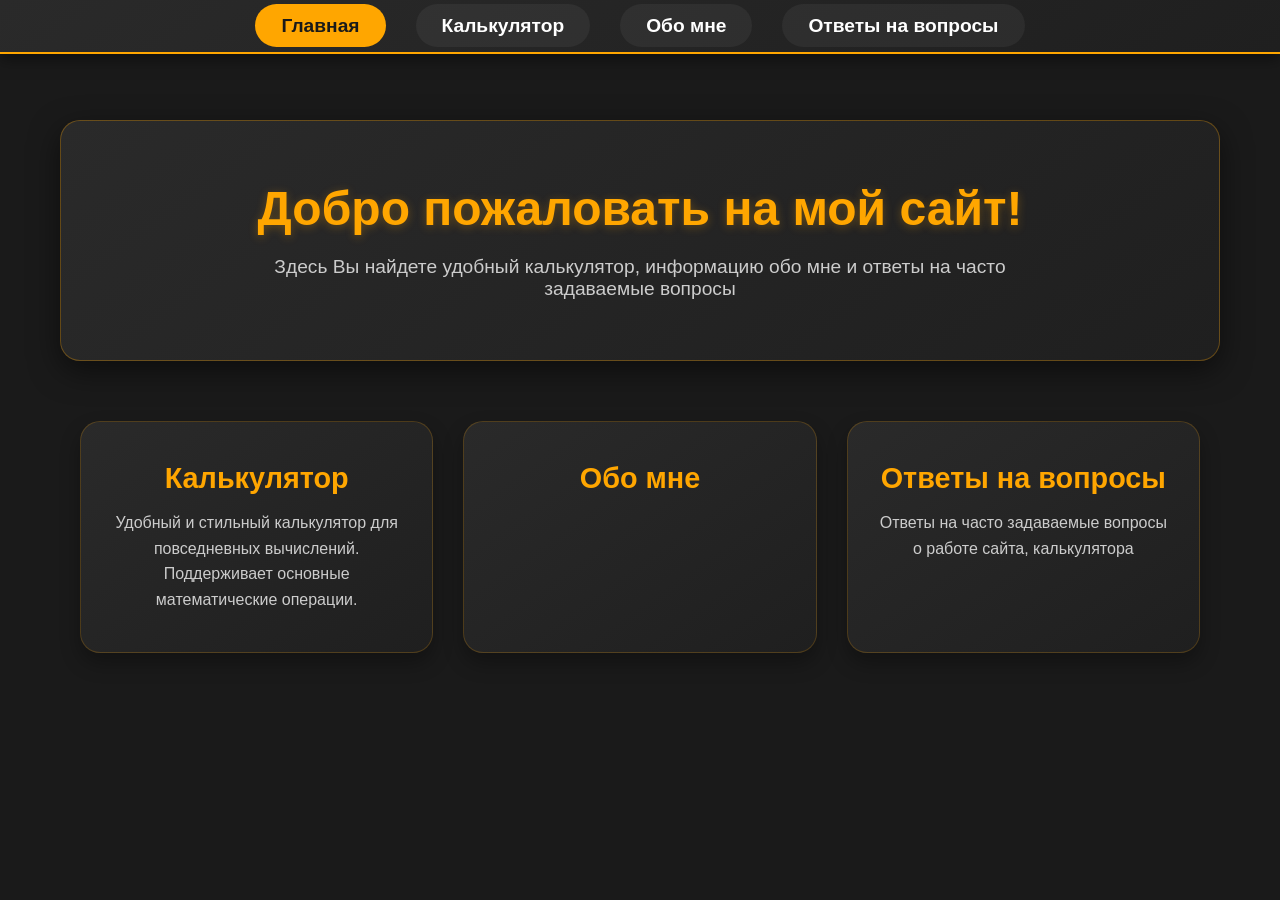
<file: калькулятор на html, css/index.html>
<!DOCTYPE html>
<html>

<head>
  <title>Главная - Мой сайт</title>
  <link rel="stylesheet" href="calculator.css">
</head>

<body>
  <nav class="navbar">
    <ul class="nav-menu">
      <li><a href="index.html" class="active">Главная</a></li>
      <li><a href="calculator.html">Калькулятор</a></li>
      <li><a href="about.html">Обо мне</a></li>
      <li><a href="faq.html">Ответы на вопросы</a></li>
    </ul>
  </nav>

  <div class="main-content">
    <div class="hero-section">
      <h1>Добро пожаловать на мой сайт!</h1>
      <p>Здесь Вы найдете удобный калькулятор, информацию обо мне и ответы на часто задаваемые вопросы</p>
    </div>

    <div class="features-grid">
      <a href="calculator.html" class="feature-card">
        <h2>Калькулятор</h2>
        <p>Удобный и стильный калькулятор для повседневных вычислений. Поддерживает основные математические операции.</p>
      </a>

      <a href="about.html" class="feature-card">
        <h2>Обо мне</h2>
      </a>

      <a href="faq.html" class="feature-card">
        <h2>Ответы на вопросы</h2>
        <p>Ответы на часто задаваемые вопросы о работе сайта, калькулятора</p>
      </a>
    </div>
  </div>
</body>
</html>
</file>
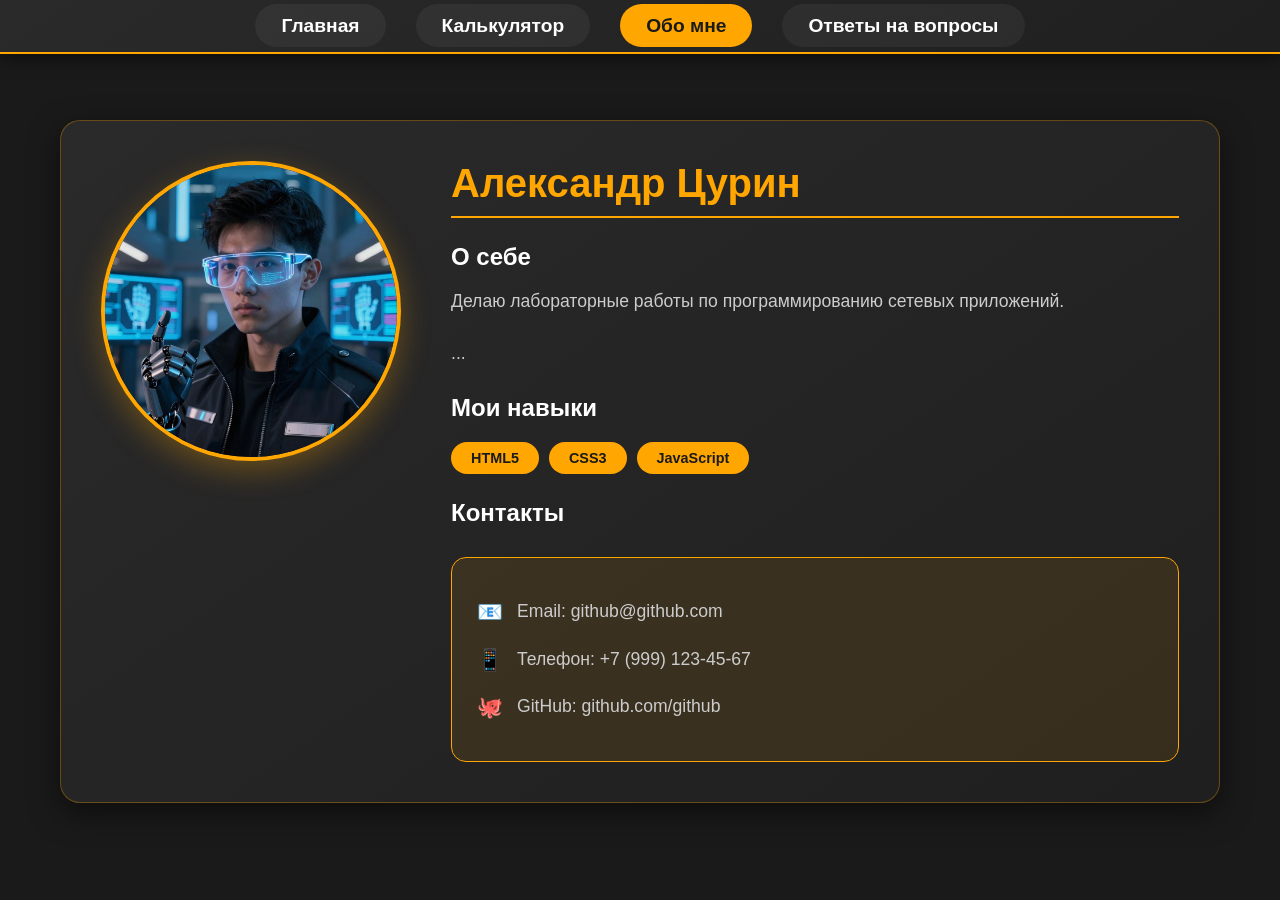
<file: калькулятор на html, css/about.html>
<!DOCTYPE html>
<html>

<head>
  <title>Обо мне - Мой сайт</title>
  <link rel="stylesheet" href="calculator.css">
</head>

<body>
  <nav class="navbar">
    <ul class="nav-menu">
      <li><a href="index.html">Главная</a></li>
      <li><a href="calculator.html">Калькулятор</a></li>
      <li><a href="about.html" class="active">Обо мне</a></li>
      <li><a href="faq.html">Ответы на вопросы</a></li>
    </ul>
  </nav>

  <div class="main-content">
    <div class="about-section">
      <div class="profile-container">
        <div class="profile-image">
          <img src="5268bef239911f19ae55e71b7922efa_1.jpeg" alt="Мое фото">
        </div>
        
        <div class="profile-info">
          <h1>Александр Цурин</h1>
          
          <h2>О себе</h2>
          <p>Делаю лабораторные работы по программированию сетевых приложений.</p>
          
          <p>...</p>
          
          <h2>Мои навыки</h2>
          <div class="skills">
            <span class="skill-tag">HTML5</span>
            <span class="skill-tag">CSS3</span>
            <span class="skill-tag">JavaScript</span>
          </div>
          
          <h2>Контакты</h2>
          <div class="contact-info">
            <p>
              <span class="contact-icon">📧</span>
              Email: github@github.com
            </p>
            <p>
              <span class="contact-icon">📱</span>
              Телефон: +7 (999) 123-45-67
            </p>
            <p>
              <span class="contact-icon">🐙</span>
              GitHub: github.com/github
            </p>
          </div>
        </div>
      </div>
    </div>
  </div>
</body>
</html>
</file>
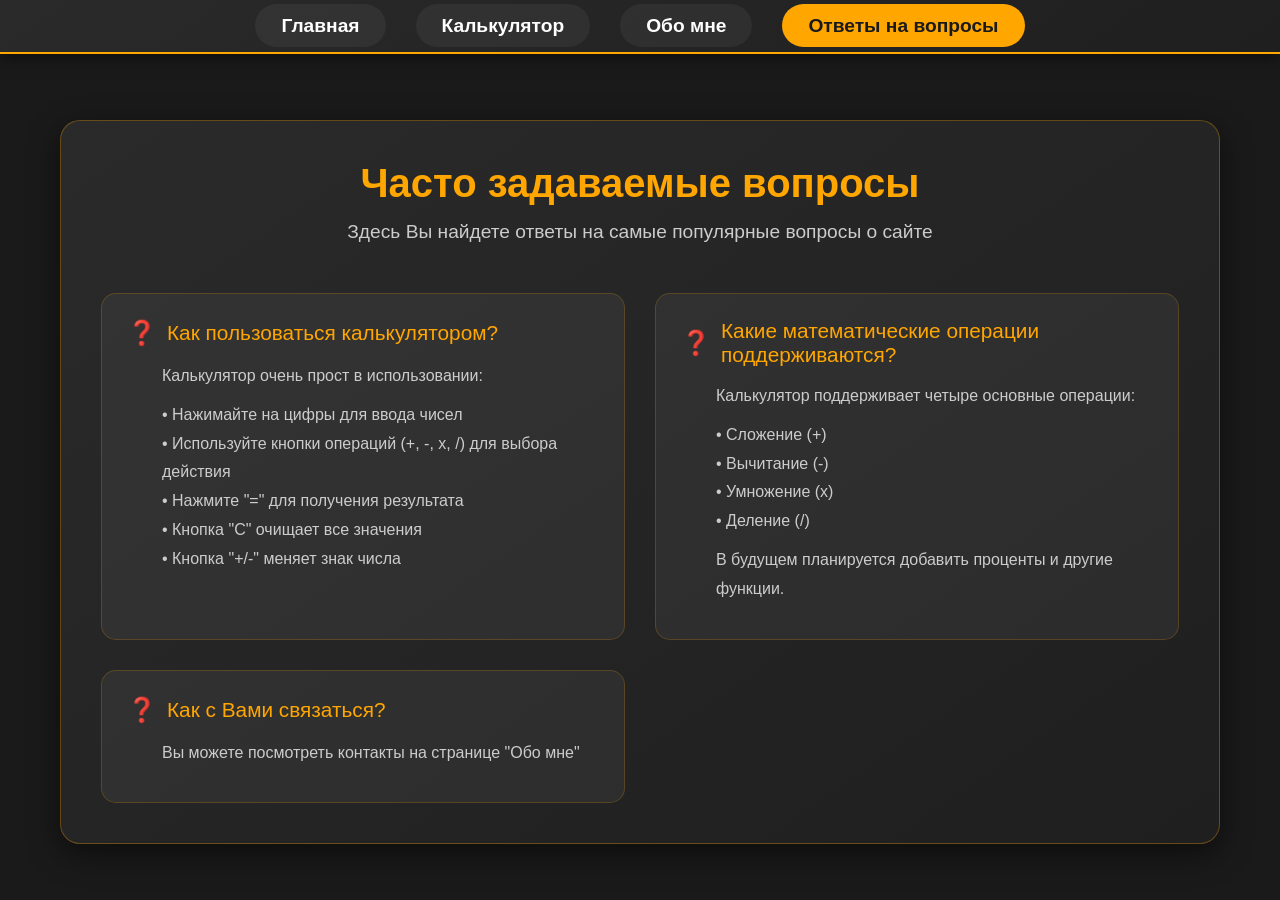
<file: калькулятор на html, css/faq.html>
<!DOCTYPE html>
<html>

<head>
  <title>Вопросы-ответы - Мой сайт</title>
  <link rel="stylesheet" href="calculator.css">
</head>

<body>
  <nav class="navbar">
    <ul class="nav-menu">
      <li><a href="index.html">Главная</a></li>
      <li><a href="calculator.html">Калькулятор</a></li>
      <li><a href="about.html">Обо мне</a></li>
      <li><a href="faq.html" class="active">Ответы на вопросы</a></li>
    </ul>
  </nav>

  <div class="main-content">
    <div class="faq-section">
      <div class="faq-header">
        <h1>Часто задаваемые вопросы</h1>
        <p>Здесь Вы найдете ответы на самые популярные вопросы о сайте</p>
      </div>

      <div class="faq-grid">
        <div class="faq-item">
          <div class="faq-question">Как пользоваться калькулятором?</div>
          <div class="faq-answer">
            <p>Калькулятор очень прост в использовании:</p>
            <p>• Нажимайте на цифры для ввода чисел<br>
            • Используйте кнопки операций (+, -, x, /) для выбора действия<br>
            • Нажмите "=" для получения результата<br>
            • Кнопка "C" очищает все значения<br>
            • Кнопка "+/-" меняет знак числа</p>
          </div>
        </div>

        <div class="faq-item">
          <div class="faq-question">Какие математические операции поддерживаются?</div>
          <div class="faq-answer">
            <p>Калькулятор поддерживает четыре основные операции:</p>
            <p>• Сложение (+)<br>
            • Вычитание (-)<br>
            • Умножение (x)<br>
            • Деление (/)</p>
            <p>В будущем планируется добавить проценты и другие функции.</p>
          </div>
        </div>

        <div class="faq-item">
          <div class="faq-question">Как с Вами связаться?</div>
          <div class="faq-answer">
            <p>Вы можете посмотреть контакты на странице "Обо мне"</p>
          </div>
        </div>
      </div>
    </div>
  </div>
</body>
</html>
</file>
<file: калькулятор на html, css/calculator.css>
* {
  margin: 0;
  padding: 0;
  box-sizing: border-box;
}

body {
  background: #1a1a1a; /* темно-серый фон всей страницы */
  font-family: Arial, Helvetica, sans-serif;
  min-height: 100vh;
  display: flex;
  flex-direction: column;
  align-items: center;
  color: #ffffff;
}

.navbar {
  background: linear-gradient(145deg, #2a2a2a, #1f1f1f);
  width: 100%;
  padding: 15px 0;
  box-shadow: 0 4px 15px rgba(0, 0, 0, 0.5);
  border-bottom: 2px solid #ffa600;
  position: fixed;
  top: 0;
  z-index: 1000;
}

.nav-menu {
  max-width: 1200px;
  margin: 0 auto;
  display: flex;
  justify-content: center;
  gap: 30px;
  list-style: none;
  padding: 0 20px;
}

.nav-menu li a {
  color: #ffffff;
  text-decoration: none;
  font-size: 1.2rem;
  font-weight: bold;
  padding: 10px 25px;
  border-radius: 25px;
  transition: all 0.3s ease;
  background: rgba(255, 255, 255, 0.05);
  border: 1px solid transparent;
}

.nav-menu li a:hover {
  background: #ffa600;
  color: #1a1a1a;
  border-color: #ffa600;
  box-shadow: 0 0 15px rgba(255, 166, 0, 0.5);
}

.nav-menu li a.active {
  background: #ffa600;
  color: #1a1a1a;
}

.nav-menu li a:active {
  transform: scale(0.95);
}

.main-content {
  margin-top: 100px;
  width: 100%;
  max-width: 1200px;
  padding: 20px;
  flex: 1;
}

.hero-section {
  text-align: center;
  padding: 60px 20px;
  background: linear-gradient(145deg, #2a2a2a, #1f1f1f);
  border-radius: 20px;
  margin-bottom: 40px;
  box-shadow: 0 10px 30px rgba(0,0,0,0.5);
  border: 1px solid rgba(255, 166, 0, 0.3);
}

.hero-section h1 {
  font-size: 3rem;
  margin-bottom: 20px;
  color: #ffa600;
  text-shadow: 0 2px 10px rgba(255,166,0,0.3);
}

.hero-section p {
  font-size: 1.2rem;
  color: #cccccc;
  max-width: 800px;
  margin: 0 auto;
}

.features-grid {
  display: grid;
  grid-template-columns: repeat(auto-fit, minmax(300px, 1fr));
  gap: 30px;
  padding: 20px;
}

.feature-card {
  background: linear-gradient(145deg, #2a2a2a, #1f1f1f);
  padding: 40px 30px;
  border-radius: 20px;
  text-align: center;
  transition: all 0.3s ease;
  box-shadow: 0 10px 20px rgba(0,0,0,0.3);
  border: 1px solid rgba(255, 166, 0, 0.2);
  cursor: pointer;
  text-decoration: none;
  color: #ffffff;
  display: block;
}

.feature-card:hover {
  transform: translateY(-10px);
  border-color: #ffa600;
  box-shadow: 0 20px 30px rgba(255,166,0,0.2);
}

.feature-icon {
  font-size: 4rem;
  margin-bottom: 20px;
  display: block;
}

.feature-card h2 {
  color: #ffa600;
  margin-bottom: 15px;
  font-size: 1.8rem;
}

.feature-card p {
  color: #cccccc;
  line-height: 1.6;
}

.about-section {
  background: linear-gradient(145deg, #2a2a2a, #1f1f1f);
  border-radius: 20px;
  padding: 40px;
  box-shadow: 0 10px 30px rgba(0,0,0,0.5);
  border: 1px solid rgba(255, 166, 0, 0.3);
}

.profile-container {
  display: flex;
  gap: 50px;
  align-items: start;
  flex-wrap: wrap;
}

.profile-image {
  flex: 0 0 300px;
  text-align: center;
}

.profile-image img {
  width: 300px;
  height: 300px;
  border-radius: 50%;
  object-fit: cover;
  border: 4px solid #ffa600;
  box-shadow: 0 10px 30px rgba(255,166,0,0.3);
}

.profile-info {
  flex: 1;
  min-width: 300px;
}

.profile-info h1 {
  color: #ffa600;
  font-size: 2.5rem;
  margin-bottom: 20px;
  border-bottom: 2px solid #ffa600;
  padding-bottom: 10px;
}

.profile-info h2 {
  color: #ffffff;
  font-size: 1.5rem;
  margin: 25px 0 15px;
}

.profile-info p {
  color: #cccccc;
  line-height: 1.8;
  margin-bottom: 20px;
  font-size: 1.1rem;
}

.skills {
  display: flex;
  flex-wrap: wrap;
  gap: 10px;
  margin: 20px 0;
}

.skill-tag {
  background: #ffa600;
  color: #1a1a1a;
  padding: 8px 20px;
  border-radius: 25px;
  font-weight: bold;
  font-size: 0.9rem;
}

.contact-info {
  background: rgba(255,166,0,0.1);
  padding: 25px;
  border-radius: 15px;
  margin-top: 30px;
  border: 1px solid #ffa600;
}

.contact-info p {
  margin: 10px 0;
  display: flex;
  align-items: center;
  gap: 10px;
}

.contact-icon {
  color: #ffa600;
  font-size: 1.3rem;
  width: 30px;
}

.faq-section {
  background: linear-gradient(145deg, #2a2a2a, #1f1f1f);
  border-radius: 20px;
  padding: 40px;
  box-shadow: 0 10px 30px rgba(0,0,0,0.5);
  border: 1px solid rgba(255, 166, 0, 0.3);
}

.faq-header {
  text-align: center;
  margin-bottom: 50px;
}

.faq-header h1 {
  color: #ffa600;
  font-size: 2.5rem;
  margin-bottom: 15px;
}

.faq-header p {
  color: #cccccc;
  font-size: 1.2rem;
}

.faq-grid {
  display: grid;
  grid-template-columns: repeat(auto-fit, minmax(500px, 1fr));
  gap: 30px;
}

.faq-item {
  background: rgba(255,255,255,0.05);
  border-radius: 15px;
  padding: 25px;
  transition: all 0.3s ease;
  border: 1px solid rgba(255,166,0,0.2);
}

.faq-item:hover {
  transform: translateX(10px);
  border-color: #ffa600;
  box-shadow: 0 5px 20px rgba(255,166,0,0.15);
}

.faq-question {
  color: #ffa600;
  font-size: 1.3rem;
  margin-bottom: 15px;
  display: flex;
  align-items: center;
  gap: 10px;
}

.faq-question::before {
  content: "❓";
  font-size: 1.5rem;
}

.faq-answer {
  color: #cccccc;
  line-height: 1.8;
  padding-left: 35px;
}

.faq-answer p {
  margin-bottom: 10px;
}

.calculator-container {
  display: flex;
  justify-content: center;
  align-items: center;
  min-height: calc(100vh - 100px);
  width: 100%;
}

.my-btn { 
  margin-right: 5px;
  margin-top: 5px;
  width: 50px;
  height: 50px;
  border-radius: 50%;
  border: none;
  background: #515151;
  color: white;
  font-size: 1.5rem;
  font-family: Arial, Helvetica, sans-serif;
  cursor: pointer;
  user-select: none;
  box-shadow: 0 5px 10px rgba(0,0,0,0.3);
  transition: all 0.1s ease;
} 

.my-btn:hover {
  background: darkgray;
  transform: scale(1.05);
}

.my-btn:active {
  filter: brightness(130%);
  transform: scale(0.95);
}

.my-btn.primary { 
  background: #ffa600;
}

.my-btn.secondary { 
  background: #a6a6a6;
}

.my-btn.execute { 
  width: 110px;
  border-radius: 34px;
}

.result { 
  width: 220px;
  height: 50px;
  margin-bottom: 15px;
  padding-right: 10px;
  background: rgb(73, 73, 73);
  text-align: right;
  color: #ffffff;
  font-size: 1.5rem;
  font-family: Arial, Helvetica, sans-serif;
  border-radius: 10px;
  border: 2px solid #ffa600;
  box-shadow: inset 0 2px 5px rgba(0,0,0,0.5);
  line-height: 50px;
  overflow: hidden;
}

.calculator {
  background: linear-gradient(145deg, #3a3a3a, #2a2a2a);
  padding: 20px;
  border-radius: 20px;
  box-shadow: 0 20px 30px rgba(0,0,0,0.5), inset 0 2px 5px rgba(255,255,255,0.1);
  border: 1px solid rgba(255, 166, 0, 0.3);
}
</file>
